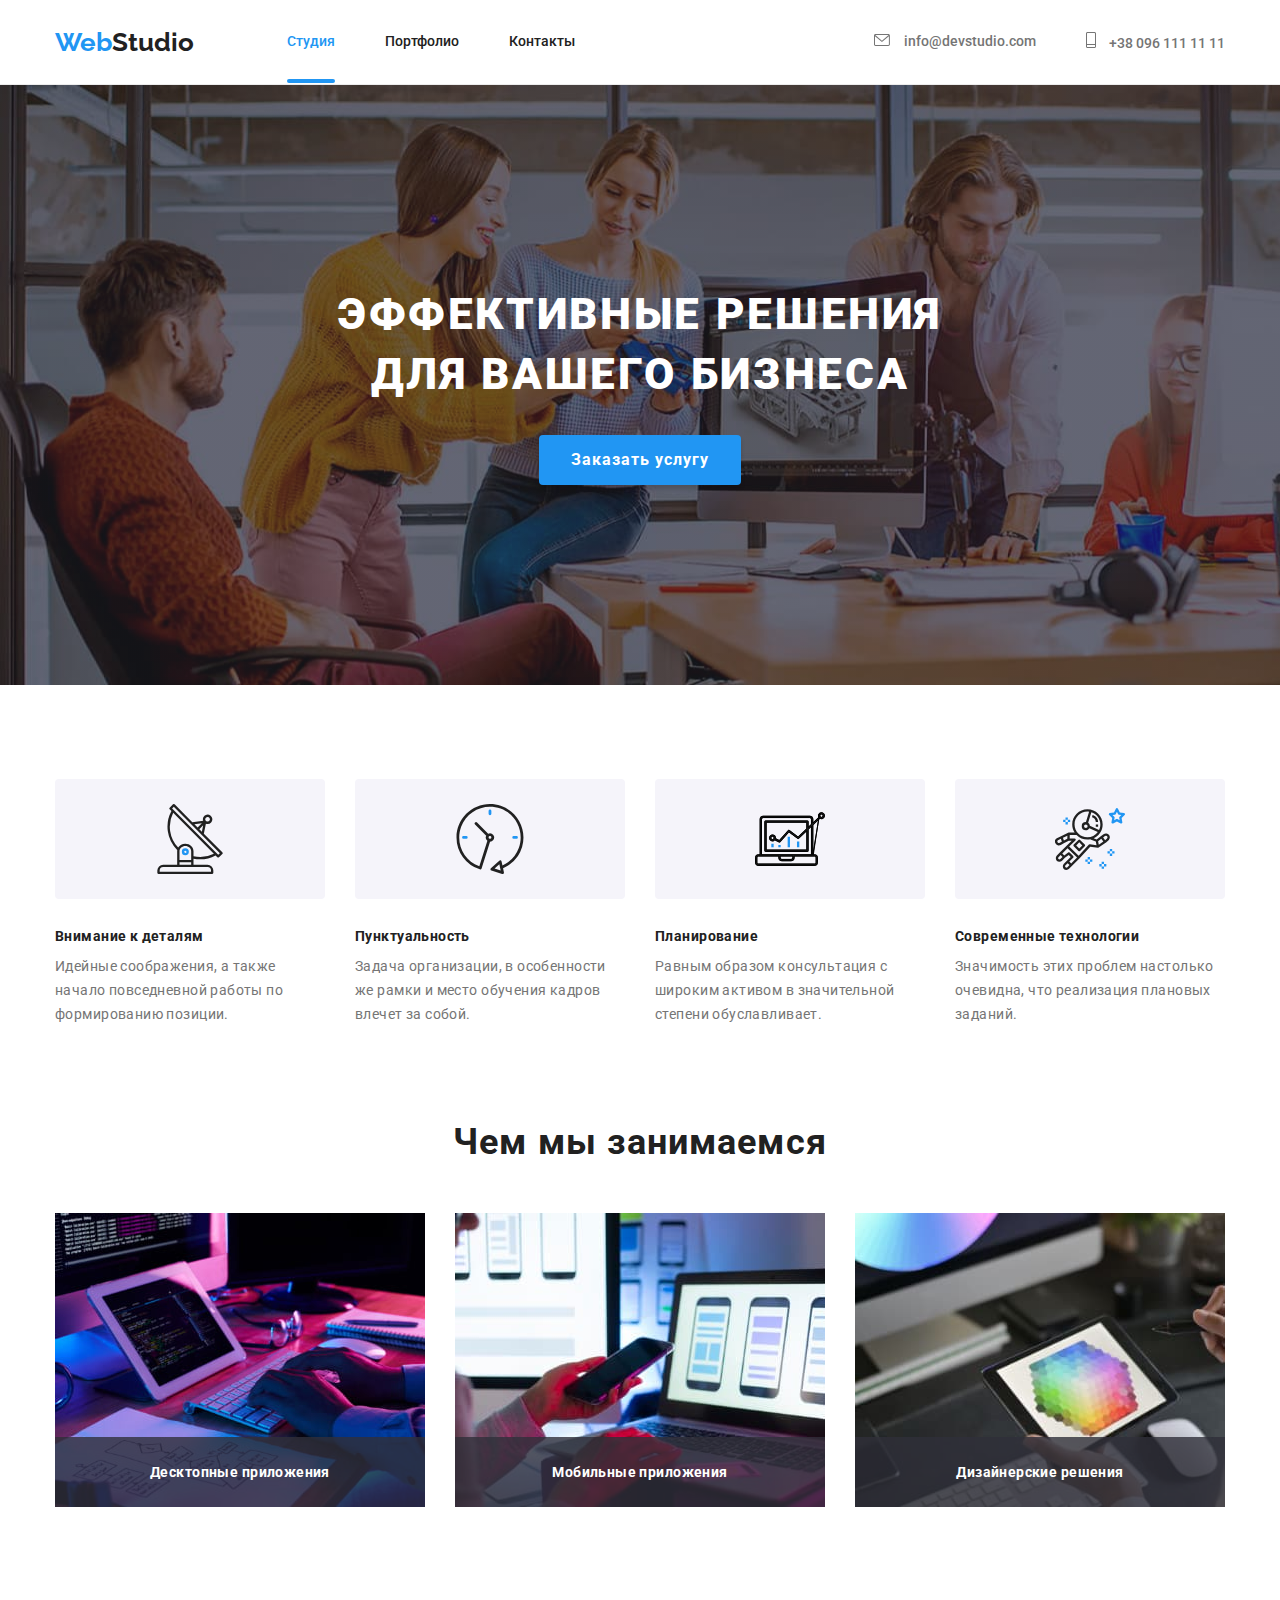
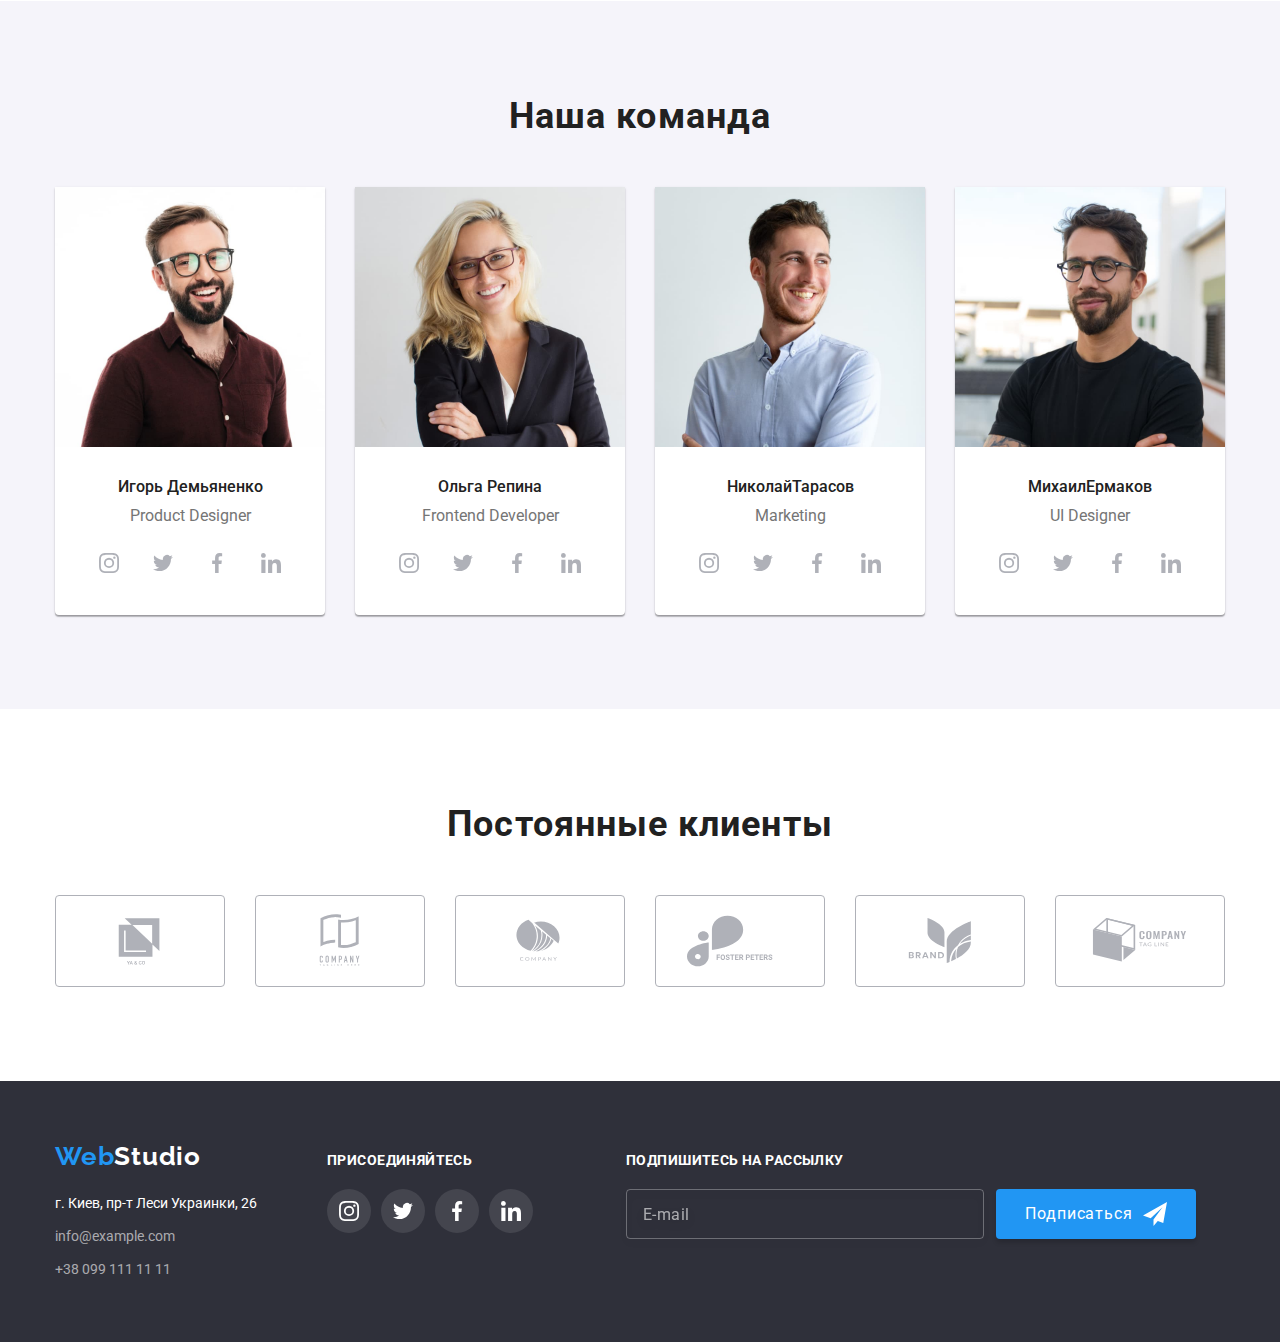
<file: index.html>
<!DOCTYPE html>
<html lang="ru">
  <head>
    <meta charset="UTF-8" />
    <meta http-equiv="X-UA-Compatible" content="IE=edge" />
    <meta name="viewport" content="width=device-width, initial-scale=1.0" />
    <title>WebStudio</title>
    <link
      rel="stylesheet"
      href="https://cdnjs.cloudflare.com/ajax/libs/modern-normalize/1.1.0/modern-normalize.min.css"
    />
    <link
      href="https://fonts.googleapis.com/css2?family=Raleway:wght@700&family=Roboto:wght@400;500;700;900&display=swap"
      rel="stylesheet"
    />
    <link rel="stylesheet" href="./css/styles.css" />
  </head>
  <body>
    <!--шапка сайта-->
    <header>
      <div class="container main-header">
        <nav class="main-nav">
          <a class="logo" href="./index.html"
            ><span class="logo-1">Web</span>Studio
          </a>
          <ul class="site-nav list">
            <li class="items">
              <a class="link current" href="./index.html">Студия</a>
            </li>
            <li class="items">
              <a class="link" href="./portfolio.html">Портфолио</a>
            </li>
            <li class="items">
              <a class="link" href="">Контакты</a>
            </li>
          </ul>
        </nav>
        <ul class="call list">
          <li class="items">
            <a class="link" href="mailto:info@devstudio.com">
              <svg class="emeil-icon">
                <use href="./images/icons.svg#icon-emeil"></use>
              </svg>
              info@devstudio.com
            </a>
          </li>
          <li class="items">
            <a class="link" href="tell:+380961111111">
              <svg class="tel-icon">
                <use href="./images/icons.svg#icon-tel"></use>
              </svg>
              +38 096 111 11 11</a
            >
          </li>
        </ul>
      </div>
    </header>
    <main>
      <!--герой-->
      <section class="hero img-hero">
        <div class="container">
          <h1 class="hero-title">
            Эффективные решения <br />
            для вашего бизнеса
          </h1>
          <button data-modal-open class="main-button" type="button">
            Заказать услугу
          </button>
        </div>
      </section>
      <!--преимущества-->
      <section class="section">
        <div class="container">
          <h2 class="hidden-header">Наши преимущества</h2>
          <ul class="benefits-section list">
            <li class="benefits-li">
              <div class="benefits-bkg">
                <svg class="benefits-icon">
                  <use href="./images/icons.svg#icon-antena"></use>
                </svg>
              </div>

              <h3 class="benefits-title">Внимание к деталям</h3>
              <p class="benefits">
                Идейные соображения, а также начало повседневной работы по
                формированию позиции.
              </p>
            </li>
            <li class="benefits-li">
              <div class="benefits-bkg">
                <svg class="benefits-icon">
                  <use href="./images/icons.svg#icon-chasi"></use>
                </svg>
              </div>
              <h3 class="benefits-title">Пунктуальность</h3>
              <p class="benefits">
                Задача организации, в особенности же рамки и место обучения
                кадров влечет за собой.
              </p>
            </li>
            <li class="benefits-li">
              <div class="benefits-bkg">
                <svg class="benefits-icon">
                  <use href="./images/icons.svg#icon-comp"></use>
                </svg>
              </div>
              <h3 class="benefits-title">Планирование</h3>
              <p class="benefits">
                Равным образом консультация с широким активом в значительной
                степени обуславливает.
              </p>
            </li>
            <li class="benefits-li">
              <div class="benefits-bkg">
                <svg class="benefits-icon">
                  <use href="./images/icons.svg#icon-cosmonavt"></use>
                </svg>
              </div>
              <h3 class="benefits-title">Современные технологии</h3>
              <p class="benefits">
                Значимость этих проблем настолько очевидна, что реализация
                плановых заданий.
              </p>
            </li>
          </ul>
        </div>
      </section>
      <!--примеры работ-->
      <section class="our-work section">
        <div class="container">
          <h2 class="title-two">Чем мы занимаемся</h2>
          <ul class="work-examples list">
            <li class="work-examples-li">
              <div class="work-examples-bkg">
                <img
                  src="./images/img.jpg"
                  alt="Человек набирает текст на клавиатуре планшета"
                  width="370"
                />
                <p class="work-examples-text">Десктопные приложения</p>
              </div>
            </li>
            <li class="work-examples-li">
              <div class="work-examples-bkg">
                <img
                  src="./images/box2.jpg"
                  alt="человек с телефоном работает за ноутбуком"
                  width="370"
                />
                <p class="work-examples-text">Мобильные приложения</p>
              </div>
            </li>
            <li class="work-examples-li">
              <div class="work-examples-bkg">
                <img
                  src="./images/box3.jpg"
                  alt="рука с планшетом"
                  width="370"
                />
                <p class="work-examples-text">Дизайнерские решения</p>
              </div>
            </li>
          </ul>
        </div>
      </section>
      <!--сотрудники-->
      <section class="employee section">
        <div class="container">
          <h2 class="title-two">Наша команда</h2>
          <ul class="employee-ul list">
            <li class="employee-li">
              <img src="./images/igor-demianenko.jpg" alt="Игорь Демьяненко" />
              <h3 class="name-employee">Игорь Демьяненко</h3>
              <p class="profession">Product Designer</p>

              <ul class="list soc-ul">
                <li class="soc-li">
                  <a href="/">
                    <svg width="20px" height="20px">
                      <use href="./images/icons.svg#icon-insta"></use>
                    </svg>
                  </a>
                </li>
                <li class="soc-li">
                  <a href="/">
                    <svg width="20px" height="20px">
                      <use href="./images/icons.svg#icon-twit"></use>
                    </svg>
                  </a>
                </li>
                <li class="soc-li">
                  <a href="/">
                    <svg width="20px" height="20px">
                      <use href="./images/icons.svg#icon-facebook"></use>
                    </svg>
                  </a>
                </li>
                <li class="soc-li">
                  <a href="/">
                    <svg width="20px" height="20px">
                      <use href="./images/icons.svg#icon-linkedin"></use>
                    </svg>
                  </a>
                </li>
              </ul>
            </li>

            <li class="employee-li">
              <img src="./images/olgarepina.jpg" alt="Ольга Репина" />
              <h3 class="name-employee">Ольга Репина</h3>
              <p class="profession">Frontend Developer</p>
              <div>
                <ul class="list soc-ul">
                  <li class="soc-li">
                    <a href="/">
                      <svg width="20px" height="20px">
                        <use href="./images/icons.svg#icon-insta"></use>
                      </svg>
                    </a>
                  </li>
                  <li class="soc-li">
                    <a href="/">
                      <svg width="20px" height="20px">
                        <use href="./images/icons.svg#icon-twit"></use>
                      </svg>
                    </a>
                  </li>
                  <li class="soc-li">
                    <a href="/">
                      <svg width="20px" height="20px">
                        <use href="./images/icons.svg#icon-facebook"></use>
                      </svg>
                    </a>
                  </li>
                  <li class="soc-li">
                    <a href="/">
                      <svg width="20px" height="20px">
                        <use href="./images/icons.svg#icon-linkedin"></use>
                      </svg>
                    </a>
                  </li>
                </ul>
              </div>
            </li>
            <li class="employee-li">
              <img src="./images/nikolaitarasov.jpg" alt="НиколайТарасов" />
              <h3 class="name-employee">НиколайТарасов</h3>
              <p class="profession">Marketing</p>
              <div>
                <ul class="list soc-ul">
                  <li class="soc-li">
                    <a href="/">
                      <svg width="20px" height="20px">
                        <use href="./images/icons.svg#icon-insta"></use>
                      </svg>
                    </a>
                  </li>
                  <li class="soc-li">
                    <a href="/">
                      <svg width="20px" height="20px">
                        <use href="./images/icons.svg#icon-twit"></use>
                      </svg>
                    </a>
                  </li>
                  <li class="soc-li">
                    <a href="/">
                      <svg width="20px" height="20px">
                        <use href="./images/icons.svg#icon-facebook"></use>
                      </svg>
                    </a>
                  </li>
                  <li class="soc-li">
                    <a href="/">
                      <svg width="20px" height="20px">
                        <use href="./images/icons.svg#icon-linkedin"></use>
                      </svg>
                    </a>
                  </li>
                </ul>
              </div>
            </li>
            <li class="employee-li">
              <img src="./images/mihailermakov.jpg" alt="МихаилЕрмаков" />
              <h3 class="name-employee">МихаилЕрмаков</h3>
              <p class="profession">UI Designer</p>
              <div>
                <ul class="list soc-ul">
                  <li class="soc-li">
                    <a href="/">
                      <svg width="20px" height="20px">
                        <use href="./images/icons.svg#icon-insta"></use>
                      </svg>
                    </a>
                  </li>
                  <li class="soc-li">
                    <a href="/">
                      <svg width="20px" height="20px">
                        <use href="./images/icons.svg#icon-twit"></use>
                      </svg>
                    </a>
                  </li>
                  <li class="soc-li">
                    <a href="/">
                      <svg width="20px" height="20px">
                        <use href="./images/icons.svg#icon-facebook"></use>
                      </svg>
                    </a>
                  </li>
                  <li class="soc-li">
                    <a href="/">
                      <svg width="20px" height="20px">
                        <use href="./images/icons.svg#icon-linkedin"></use>
                      </svg>
                    </a>
                  </li>
                </ul>
              </div>
            </li>
          </ul>
        </div>
      </section>
      <section class="section">
        <div>
          <h2 class="title-two">Постоянные клиенты</h2>
          <ul class="clients list">
            <li>
              <a class="clients-link" href="/">
                <svg width="106px" height="60px">
                  <use href="./images/icons.svg#icon-client1"></use>
                </svg>
              </a>
            </li>
            <li>
              <a class="clients-link" href="/">
                <svg width="106px" height="60px">
                  <use href="./images/icons.svg#icon-client2"></use>
                </svg>
              </a>
            </li>
            <li>
              <a class="clients-link" href="/">
                <svg width="106px" height="60px">
                  <use href="./images/icons.svg#icon-client3"></use>
                </svg>
              </a>
            </li>
            <li>
              <a class="clients-link" href="/">
                <svg width="106px" height="60px">
                  <use href="./images/icons.svg#icon-client4"></use>
                </svg>
              </a>
            </li>
            <li>
              <a class="clients-link" href="/">
                <svg width="106px" height="60px">
                  <use href="./images/icons.svg#icon-client5"></use>
                </svg>
              </a>
            </li>
            <li>
              <a class="clients-link" href="/">
                <svg width="106px" height="60px">
                  <use href="./images/icons.svg#icon-client6"></use>
                </svg>
              </a>
            </li>
          </ul>
        </div>
      </section>
    </main>
    <!--футер-->
    <footer class="footer">
      <div class="container footer-container">
        <div>
          <a class="logo-footer" href="./index.html"
            ><span class="logo-footer-web">Web</span>Studio</a
          >
          <address>
            <ul class="list">
              <li>
                <a
                  class="address"
                  href="https://www.google.com/maps/place/%D0%B1%D1%83%D0%BB.+%D0%9B%D0%B5%D1%81%D0%B8+%D0%A3%D0%BA%D1%80%D0%B0%D0%B8%D0%BD%D0%BA%D0%B8,+26,+%D0%9A%D0%B8%D0%B5%D0%B2,+02000/@50.4265807,30.5361971,17z/data=!3m1!4b1!4m5!3m4!1s0x40d4cf0e033ecbe9:0x57a4dffefec77da0!8m2!3d50.4265807!4d30.5383858"
                  >г. Киев, пр-т Леси Украинки, 26</a
                >
              </li>
              <li>
                <a class="address-link" href="mailto:info@example.com"
                  >info@example.com</a
                >
              </li>
              <li>
                <a class="address-link" href="tel:+380991111111"
                  >+38 099 111 11 11</a
                >
              </li>
            </ul>
          </address>
        </div>
        <div class="join">
          <h3 class="header-footer">Присоединяйтесь</h3>
          <ul class="join-ul list">
            <li class="join-li">
              <a href="/">
                <svg width="20px" height="20px">
                  <use href="./images/icons.svg#icon-insta"></use>
                </svg>
              </a>
            </li>
            <li class="join-li">
              <a href="/">
                <svg width="20px" height="20px">
                  <use href="./images/icons.svg#icon-twit"></use>
                </svg>
              </a>
            </li>
            <li class="join-li">
              <a href="/">
                <svg width="20px" height="20px">
                  <use href="./images/icons.svg#icon-facebook"></use>
                </svg>
              </a>
            </li>
            <li class="join-li">
              <a href="/">
                <svg width="20px" height="20px">
                  <use href="./images/icons.svg#icon-linkedin"></use>
                </svg>
              </a>
            </li>
          </ul>
        </div>
        <form action="#" class="form-subscription">
          <label class="header-footer" for="subscription"
            >Подпишитесь на рассылку</label
          >
          <div class="sub">
            <input
              class="input-emeil"
              type="mail"
              name="sub"
              id="subscription"
              placeholder="E-mail"
            />
            <button class="sub-button" type="submit">
              <span class="sub-button-text">Подписаться</span>
              <svg class="icon-send" width="24px" height="24px">
                <use href="./images/icons.svg#icon-send"></use>
              </svg>
            </button>
          </div>
        </form>
      </div>
    </footer>
    <div data-modal class="backdrop is-hidden">
      <div class="modal">
        <button data-modal-close class="close-modal">
          <svg width="11" height="11">
            <use href="./images/icons.svg#icon-vector"></use>
          </svg>
        </button>
        <form action="#">
          <p class="form-p">Оставьте свои данные, мы вам перезвоним</p>
          <div class="form-input">
            <label for="name"> Имя </label>
            <input
              class="modal-input"
              type="text"
              name="name"
              id="name"
              required
              placeholder=" "
            />
            <span class="svg-modal">
              <svg width="18px" height="18px">
                <use href="images/icons.svg#icon-name"></use>
              </svg>
            </span>
          </div>

          <div class="form-input">
            <label for="tel"> Телефон </label>
            <input
              class="modal-input"
              type="tel"
              name="tel"
              id="tel"
              required
              placeholder=" "
            />
            <span class="svg-modal">
              <svg width="18px" height="18px">
                <use href="images/icons.svg#icon-phone"></use>
              </svg>
            </span>
          </div>
          <div class="form-input">
            <label for="emeil"> Почта </label>
            <input
              class="modal-input"
              type="emeil"
              name="emeil"
              id="emeil"
              required
              placeholder=" "
            />
            <span class="svg-modal">
              <svg width="18px" height="18px">
                <use href="images/icons.svg#icon-emeil-modal"></use>
              </svg>
            </span>
          </div>
          <div class="form-input">
            <label for="comment"> Комментарий </label>
            <textarea
              class="textarea-input"
              name="comment"
              id="comment"
              rows="5"
              placeholder="Введите текст"
            ></textarea>
          </div>
          <label class="check">
            <input class="check-input" type="checkbox" name="agreement" />
            <span class="check-box">
              <svg width="11px" height="8">
                <use href="images/icons.svg#icon-check"></use>
              </svg>
            </span>
            Соглашаюсь с рассылкой и принимаю &nbsp
            <a class="terms-agreement" href="#"> Условия договора</a>
          </label>
          <button class="form-button" type="submit">Отправить</button>
        </form>
      </div>
    </div>
    <script src="./js/modal.js"></script>
  </body>
</html>
</file>
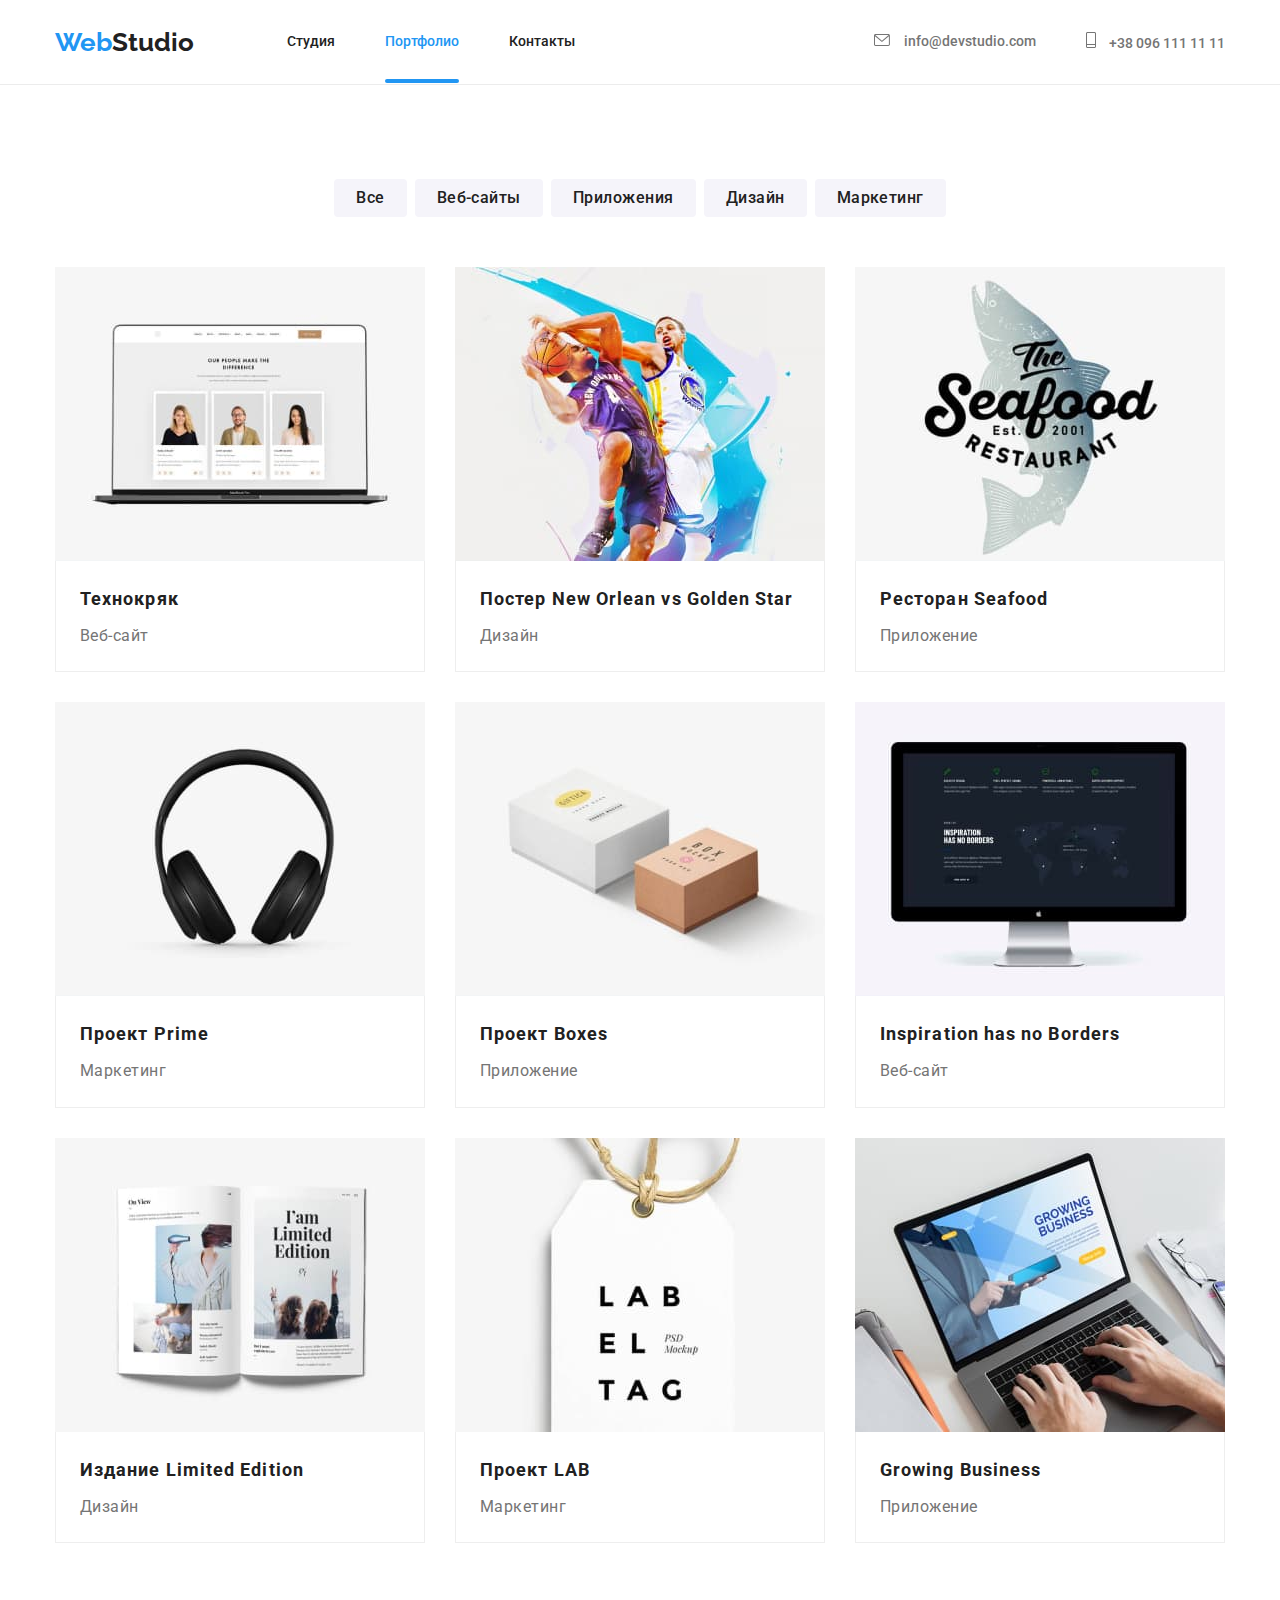
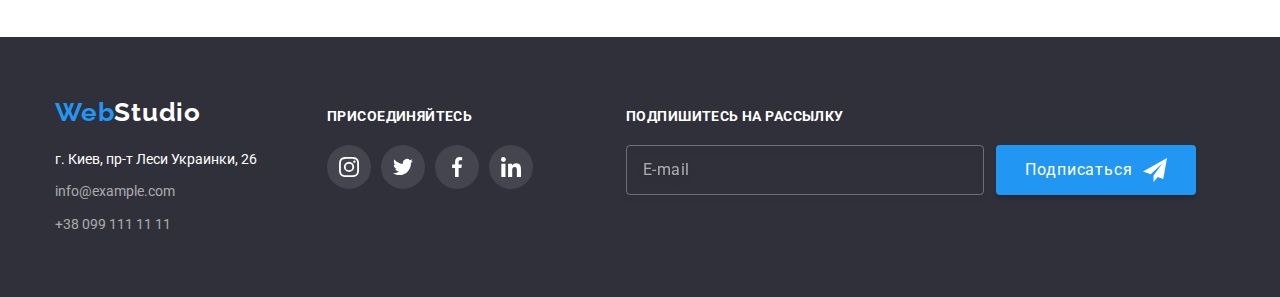
<file: portfolio.html>
<!DOCTYPE html>
<html lang="ru">
  <head>
    <meta charset="UTF-8" />
    <meta http-equiv="X-UA-Compatible" content="IE=edge" />
    <meta name="viewport" content="width=device-width, initial-scale=1.0" />
    <title>WebStudio</title>
    <link
      rel="stylesheet"
      href="https://cdnjs.cloudflare.com/ajax/libs/modern-normalize/1.1.0/modern-normalize.min.css"
    />
    <link
      href="https://fonts.googleapis.com/css2?family=Raleway:wght@700&family=Roboto:wght@400;500;700;900&display=swap"
      rel="stylesheet"
    />
    <link rel="stylesheet" href="./css/styles.css" />
  </head>
  <body>
    <!--шапка сайта-->
    <header>
      <div class="container main-header">
        <nav class="main-nav">
          <a class="logo" href="./index.html"
            ><span class="logo-1">Web</span>Studio
          </a>
          <ul class="site-nav list">
            <li class="items">
              <a class="link" href="./index.html">Студия</a>
            </li>
            <li class="items">
              <a class="link current" href="./portfolio.html">Портфолио</a>
            </li>
            <li class="items">
              <a class="link" href="">Контакты</a>
            </li>
          </ul>
        </nav>
        <ul class="call list">
          <li class="items">
            <a class="link" href="mailto:info@devstudio.com">
              <svg class="emeil-icon">
                <use href="./images/icons.svg#icon-emeil"></use>
              </svg>
              info@devstudio.com
            </a>
          </li>
          <li class="items">
            <a class="link" href="tell:+380961111111">
              <svg class="tel-icon">
                <use href="./images/icons.svg#icon-tel"></use>
              </svg>
              +38 096 111 11 11</a
            >
          </li>
        </ul>
      </div>
    </header>
    <main>
      <!--фильтр-->
      <section class="section">
        <div class="container">
          <h1 class="hidden-header">Фильтр</h1>
          <ul class="filter-link list">
            <li><button class="filter" type="button">Все</button></li>
            <li><button class="filter" type="button">Веб-сайты</button></li>
            <li><button class="filter" type="button">Приложения</button></li>
            <li><button class="filter" type="button">Дизайн</button></li>
            <li><button class="filter" type="button">Маркетинг</button></li>
          </ul>
          <ul class="galery list">
            <li class="galery-li">
              <a class="link-filter" href="">
                <div class="img-frame">
                  <img
                    src="./images/tehnokryak.jpg"
                    alt="сайт Технокряк открыт на ноутбуке"
                  />

                  <p class="card-text">
                    Технокряк это современная площадка распространения
                    коронавируса. Компании используют эту платформу для
                    цифрового шпионажа и атак на защищённые сервера конкурентов.
                  </p>
                </div>
                <div class="frame">
                  <h3 class="title-filter">Технокряк</h3>
                  <p class="text-filter">Веб-сайт</p>
                </div>
              </a>
            </li>
            <li class="galery-li">
              <a class="link-filter" href="">
                <div class="img-frame">
                  <img
                    src="./images/neworlean.jpg"
                    alt="Два баскетболиста из разных команд"
                  />
                  <p class="card-text">
                    Технокряк это современная площадка распространения
                    коронавируса. Компании используют эту платформу для
                    цифрового шпионажа и атак на защищённые сервера конкурентов.
                  </p>
                </div>
                <div class="frame">
                  <h3 class="title-filter">Постер New Orlean vs Golden Star</h3>
                  <p class="text-filter">Дизайн</p>
                </div>
              </a>
            </li>
            <li class="galery-li">
              <a class="link-filter" href="">
                <div class="img-frame">
                  <img src="./images/seafood.jpg" alt="Логотип ресторана" />
                  <p class="card-text">
                    Технокряк это современная площадка распространения
                    коронавируса. Компании используют эту платформу для
                    цифрового шпионажа и атак на защищённые сервера конкурентов.
                  </p>
                </div>
                <div class="frame">
                  <h3 class="title-filter">Ресторан Seafood</h3>
                  <p class="text-filter">Приложение</p>
                </div>
              </a>
            </li>
            <li class="galery-li">
              <a class="link-filter" href="">
                <div class="img-frame">
                  <img src="./images/prime.jpg" alt="Наушники" />
                  <p class="card-text">
                    Технокряк это современная площадка распространения
                    коронавируса. Компании используют эту платформу для
                    цифрового шпионажа и атак на защищённые сервера конкурентов.
                  </p>
                </div>
                <div class="frame">
                  <h3 class="title-filter">Проект Prime</h3>
                  <p class="text-filter">Маркетинг</p>
                </div>
              </a>
            </li>
            <li class="galery-li">
              <a class="link-filter" href="">
                <div class="img-frame">
                  <img src="./images/boxes.jpg" alt="Две коробки" />
                  <p class="card-text">
                    Технокряк это современная площадка распространения
                    коронавируса. Компании используют эту платформу для
                    цифрового шпионажа и атак на защищённые сервера конкурентов.
                  </p>
                </div>
                <div class="frame">
                  <h3 class="title-filter">Проект Boxes</h3>
                  <p class="text-filter">Приложение</p>
                </div>
              </a>
            </li>
            <li class="galery-li">
              <a class="link-filter" href="">
                <div class="img-frame">
                  <img
                    src="./images/inspiration.jpg"
                    alt="Монитор с открытым веб-сайтом"
                  />
                  <p class="card-text">
                    Технокряк это современная площадка распространения
                    коронавируса. Компании используют эту платформу для
                    цифрового шпионажа и атак на защищённые сервера конкурентов.
                  </p>
                </div>
                <div class="frame">
                  <h3 class="title-filter">Inspiration has no Borders</h3>
                  <p class="text-filter">Веб-сайт</p>
                </div>
              </a>
            </li>
            <li class="galery-li">
              <a class="link-filter" href="">
                <div class="img-frame">
                  <img src="./images/limited-edition.jpg" alt="книга" />
                  <p class="card-text">
                    Технокряк это современная площадка распространения
                    коронавируса. Компании используют эту платформу для
                    цифрового шпионажа и атак на защищённые сервера конкурентов.
                  </p>
                </div>
                <div class="frame">
                  <h3 class="title-filter">Издание Limited Edition</h3>
                  <p class="text-filter">Дизайн</p>
                </div>
              </a>
            </li>
            <li class="galery-li">
              <a class="link-filter" href="">
                <div class="img-frame">
                  <img src="./images/lab.jpg" alt="Бирка" />
                  <p class="card-text">
                    Технокряк это современная площадка распространения
                    коронавируса. Компании используют эту платформу для
                    цифрового шпионажа и атак на защищённые сервера конкурентов.
                  </p>
                </div>
                <div class="frame">
                  <h3 class="title-filter">Проект LAB</h3>
                  <p class="text-filter">Маркетинг</p>
                </div>
              </a>
            </li>
            <li class="galery-li">
              <a class="link-filter" href="">
                <div class="img-frame">
                  <img
                    src="./images/growing-business.jpg"
                    alt="Руки на клавиатуре ноутбука"
                  />
                  <p class="card-text">
                    Технокряк это современная площадка распространения
                    коронавируса. Компании используют эту платформу для
                    цифрового шпионажа и атак на защищённые сервера конкурентов.
                  </p>
                </div>
                <div class="frame">
                  <h3 class="title-filter">Growing Business</h3>
                  <p class="text-filter">Приложение</p>
                </div>
              </a>
            </li>
          </ul>
        </div>
      </section>
    </main>
    <footer class="footer">
      <div class="container footer-container">
        <div>
          <a class="logo-footer" href="./index.html"
            ><span class="logo-footer-web">Web</span>Studio</a
          >
          <address>
            <ul class="list">
              <li>
                <a
                  class="address"
                  href="https://www.google.com/maps/place/%D0%B1%D1%83%D0%BB.+%D0%9B%D0%B5%D1%81%D0%B8+%D0%A3%D0%BA%D1%80%D0%B0%D0%B8%D0%BD%D0%BA%D0%B8,+26,+%D0%9A%D0%B8%D0%B5%D0%B2,+02000/@50.4265807,30.5361971,17z/data=!3m1!4b1!4m5!3m4!1s0x40d4cf0e033ecbe9:0x57a4dffefec77da0!8m2!3d50.4265807!4d30.5383858"
                  >г. Киев, пр-т Леси Украинки, 26</a
                >
              </li>
              <li>
                <a class="address-link" href="mailto:info@example.com"
                  >info@example.com</a
                >
              </li>
              <li>
                <a class="address-link" href="tel:+380991111111"
                  >+38 099 111 11 11</a
                >
              </li>
            </ul>
          </address>
        </div>
        <div class="join">
          <h3 class="header-footer">Присоединяйтесь</h3>
          <ul class="join-ul list">
            <li class="join-li">
              <a href="/">
                <svg width="20px" height="20px">
                  <use href="./images/icons.svg#icon-insta"></use>
                </svg>
              </a>
            </li>
            <li class="join-li">
              <a href="/">
                <svg width="20px" height="20px">
                  <use href="./images/icons.svg#icon-twit"></use>
                </svg>
              </a>
            </li>
            <li class="join-li">
              <a href="/">
                <svg width="20px" height="20px">
                  <use href="./images/icons.svg#icon-facebook"></use>
                </svg>
              </a>
            </li>
            <li class="join-li">
              <a href="/">
                <svg width="20px" height="20px">
                  <use href="./images/icons.svg#icon-linkedin"></use>
                </svg>
              </a>
            </li>
          </ul>
        </div>
        <form action="#" class="form-subscription">
          <label class="header-footer" for="subscription"
            >Подпишитесь на рассылку</label
          >
          <div class="sub">
            <input
              class="input-emeil"
              type="mail"
              name="sub"
              id="subscription"
              placeholder="E-mail"
            />
            <button class="sub-button" type="submit">
              <span class="sub-button-text">Подписаться</span>
              <svg class="icon-send" width="24px" height="24px">
                <use href="./images/icons.svg#icon-send"></use>
              </svg>
            </button>
          </div>
        </form>
      </div>
    </footer>
  </body>
</html>
</file>
<file: css/styles.css>
:root{
    --primary-text-color: #757575 ;
    --tittle-text-color: #212121;
    --accent-color:#2196F3;
    --white-color:#ffffff;
    --background-grey: #2F303A;
    --background-light-grey: #F5F4FA;
    --card-set-gap: 30px;
    --icon-color: #AFB1B8;
}
body{
    background-color: var(--white-color);
    color: var(--primary-text-color);
    font-family: roboto, sans-serif;
}
.list {
    padding: 0;
    margin: 0;
    list-style: none;
}
img{
    display: block;
    max-width: 100%;
    height: auto;
}

/* основной цвет текста #212121 */
/* вторичный цвет текста #757575 */
/* белый #FFFFFF */
/* акцент #2196F3 */
/* вторичный цвет фона #F5F4FA */
/* фон футер и герой #2F303A */
.container{
    width: 1200px;
    padding-left: 15px;
    padding-right: 15px;
    margin: 0 auto;
}
h1,h2,h3,h4,h5,h6,p,ul{
    margin-top: 0;
    margin-bottom: 0;
}
.section{
    padding-top: 94px;
    padding-bottom: 94px;
}
.section.no-padding{
    padding-top: 0;
    padding-bottom: 0;
}

/* Шапка */
.logo {
    color: var(--tittle-text-color);
    text-decoration: none; 
    font-family: Raleway;
    font-weight: bold;
    font-size: 26px;
    line-height: 1.19;
    margin-right: 93px;
}
.logo-1 {
    color: var(--accent-color);
}
/* site-nav */
.site-nav{
    display: flex; 
}
.site-nav .items:not(:last-child){
    margin-right: 50px;
}
.current {
    color: var(--accent-color);
}

.current::after{
    content: '';
    position: absolute;
    bottom: -1px;
    display: block;
    width: 100%;
    height: 4px;
    border-radius: 2px;
    background-color: var(--accent-color);
    
}
.emeil-icon{
    width: 16px;
    height: 12px;
    margin-right: 11px;
    fill: currentColor;
}
.tel-icon{
    width: 10px;
    height: 16px;
    margin-right: 10px;
    fill: currentColor;
}

.site-nav .link {
    display: block;
    padding-top: 32px;
    padding-bottom: 32px;
    color: var(--tittle-text-color);
    font-weight: 500;
    font-size: 14px;
    line-height: 1.14;
    text-decoration: none;
    position: relative;
    transition: color 250ms cubic-bezier(0.4, 0, 0.2, 1);
}
.link.current {
  color: var(--accent-color);
}

.site-nav .link:hover,
.site-nav .link:focus{
    color: var(--accent-color);
    
}
.call{
    display: flex;
    padding-top: 32px;
    padding-bottom: 32px;
    margin-left: auto;
}
.call .items:not(:last-child){
    margin-right: 50px;
}
.call .link{
    color: var(--primary-text-color);
    font-weight: 500;
    font-size: 14px;
    line-height: 1.14px;
    text-decoration: none;
    transition: color 250ms cubic-bezier(0.4, 0, 0.2, 1);
}
.call .link:focus,
.call .link:hover{
    color: var(--accent-color);
    
}

.main-nav{
    display: flex;
    align-items: center;
}
header{
    border-bottom: 1px solid #ECECEC;
}

.main-header{
    display: flex;
    align-items: center;
}

/* Герой */

.img-hero{
   background-image: 
   linear-gradient(to right,rgba(47, 48, 58, 0.4),rgba(47, 48, 58, 0.4)), 
   url('../images/img-hero.jpg');
    background-repeat: no-repeat;
    max-width: 1600px;
    margin-left: auto;
    margin-right: auto;
    
}
.hero{
    padding-top: 200px;
    padding-bottom: 200px;
    background-color: var(--background-grey);
    text-align: center;
}
.hero-title{
    margin-bottom: var(--card-set-gap);
    font-weight: 900;
    font-size: 44px;
    line-height: 1.36;
    letter-spacing: 0.06em;
    text-transform: uppercase;
    color: var(--white-color);
}
.main-button{
    min-width: 200px;
    min-height: 50px;
    padding: 10px 32px;
    font-weight: bold;
    font-size: 16px;
    line-height: 1.88;
    align-items: center;
    text-align: center;
    cursor: pointer;
    letter-spacing: 0.06em;
    border-radius: 4px;
    border: transparent;
    box-shadow: 0px 4px 4px rgba(0, 0, 0, 0.15);
    background-color: var(--accent-color);
    color: var(--white-color);
    transition: background-color 250ms cubic-bezier(0.4, 0, 0.2, 1);
}

.main-button:hover,
.main-button:focus{
    background-color: #188ce8;
}
/* Преимущества */

.hidden-header{
display: none;
}
.benefits-section{
    display: flex;
    justify-content: center;
}
.benefits-bkg{
    display: flex;
    justify-content: center;
    align-items: center;
    
    border-radius: 4px;
    background-color: var(--background-light-grey);
     
    margin-bottom: 30px;  
    height: 120px;
}
.benefits-icon{
    display: flex;
    align-items: center;
    width: 70px;
    height: 70px;
}

.benefits-li{
width: 270px;
} 

.benefits-li:not(:first-child){
    margin-left:var(--card-set-gap);
}

.benefits{
    font-size: 14px;
    line-height: 1.71;
    letter-spacing: 0.03em;
    
}
.benefits-title{
    margin-bottom: 10px;
    font-weight: bold;
    font-size: 14px;
    line-height: 1.14;
    letter-spacing: 0.03em;
    color: var(--tittle-text-color);
}

/* Примеры работ */
.our-work{
    padding-top: 0;
}
.title-two{
    font-weight: bold;
    font-size: 36px;
    line-height: 1.17;
    text-align: center;
    color: var(--tittle-text-color);
    letter-spacing: 0.03em;
    margin-bottom: 50px;
}
.work-examples{
    display: flex;
}
.work-examples-li:not(:first-child){
    margin-left: var(--card-set-gap); 
}
.work-examples-bkg{
    position: relative;
}


.work-examples-bkg > .work-examples-text{
    position: absolute;
    left: 0;
    bottom: 0;
    width: 100%;
    height: 70px;
    display: flex;
    justify-content: center;
    align-items: center;
    
    background-color: rgba(47, 48, 58, 0.8);
    
  
    font-family: Roboto;
    font-style: normal;
    font-weight: bold;
    font-size: 14px;
    color: rgba(255, 255, 255, 1);
    line-height: 0.875;
    letter-spacing: 0.03em;
}

.employee{
    background-color: var(--background-light-grey);
}
.employee-ul{
    display: flex;
}

.name-employee{
    font-weight: 500;
    font-size: 16px;
    line-height: 1.19;
    color: var(--tittle-text-color);
    margin-top: var(--card-set-gap);
    margin-bottom: 10px;
}
.profession{
    font-size: 16px;
    line-height: 1.19;
    margin-bottom: 16px;
}
.employee-li:not(:first-child){
    margin-left: var(--card-set-gap);
}
.employee-li{
    box-shadow: 0px 1px 3px rgba(0, 0, 0, 0.12), 0px 1px 1px rgba(0, 0, 0, 0.14), 0px 2px 1px rgba(0, 0, 0, 0.2);
    border-radius: 0px 0px 4px 4px;
    width: 270px;
    background: #FFFFFF;
    text-align: center;
}
.soc-ul{
    display: flex;
    justify-content: center;
    margin-bottom: var(--card-set-gap);}
.soc-li a{
    color: var(--icon-color);
    display: flex;
    width: 44px;
    height: 44px;
    border-radius: 50%;
    justify-content: center;
    align-items: center;
    transition: color 250ms cubic-bezier(0.4, 0, 0.2, 1), background-color 250ms cubic-bezier(0.4, 0, 0.2, 1) ;
    
}
.soc-li a:hover,
.soc-li a:focus{
    color: var(--white-color);
    background-color: var(--accent-color);
    
}
.soc-li:not(:first-child){
    margin-left: 10px; 
}
.soc-li a svg{
    fill: currentColor;
}

.clients{
    display: flex;
    justify-content: center;
}
.clients li:not(:first-child){
    margin-left: 30px;
}
.clients li svg{
    fill: currentColor;
}
.clients-link{
    display: flex;
    width: 170px;
    height: 92px;
    justify-content: center;
    align-items: center;
    border: 1px solid var(--icon-color);
    border-radius: 4px;
    color:var(--icon-color);
    transition: color 250ms cubic-bezier(0.4, 0, 0.2, 1), border 250ms cubic-bezier(0.4, 0, 0.2, 1);
}
.clients-link:hover,
.clients-link:focus{
    color: var(--accent-color);
    border-color: var(--accent-color);
    
}


/* Подвал */

.footer{
    background-color: var(--background-grey);
    padding-top: 60px;
    padding-bottom: 60px;
    
}
.footer-container{
    display: flex;
    justify-content: flex-start;
    align-items: baseline;
}
.logo-footer{
    font-family: Raleway;
    font-style: normal;
    font-weight: bold;
    font-size: 26px;
    line-height: 1.19;
    color: var(--white-color);
    letter-spacing: 0.03em;
    text-decoration: none;
    margin-bottom: 20px;
    display: block;
}

.logo-footer-web{
    color: var(--accent-color);
    
}

address li:not(:last-child){
    margin-bottom: 9px;
}
.address{
    text-decoration: none;
    font-style: normal;
    font-size: 14px;
    line-height: 1.7;
    color: var(--white-color);
    margin-top: 20px;
    transition: color 250ms cubic-bezier(0.4, 0, 0.2, 1);
}
.address:hover,
.adress:focus{
    color: var(--accent-color);
    
}
.address-link{
    text-decoration: none;
    font-style: normal;
    font-size: 14px;
    line-height: 1.7;
    color: rgba(255, 255, 255, 0.6);
    margin-bottom: 60px;
    transition: color 250ms cubic-bezier(0.4, 0, 0.2, 1);
}
.address-link:hover,
.address-link:focus{
    color: var(--accent-color);
   
}
.join{
    margin-left: 70px;
}
.header-footer{
    display: flex;
    font-family: Roboto;
    font-style: normal;
    font-weight: bold;
    font-size: 14px;
    line-height: 1.14;
    letter-spacing: 0.03em;
    text-transform: uppercase;
    color: var(--white-color);
    margin-bottom: 20px;
}
.join-ul{
    display: flex;
}
.join a svg{
    fill: currentColor;
}
.join-li a{
    color: var(--white-color);
    display: flex;
    width: 44px;
    height: 44px;
    border-radius: 50%;
    justify-content: center;
    align-items: center;

    background-color: rgba(255, 255, 255, 0.1);
    transition: background-color 250ms cubic-bezier(0.4, 0, 0.2, 1);
}
.join-li:not(:first-child){
    margin-left: 10px;
}
.join-li a:hover,
.join-li a:focus{
    background-color: var(--accent-color);
    
}
.sub{
    display: flex;
    align-items: center;
}
.form-subscription{
margin-left: 93px;
}
.input-emeil{
    width: 358px;
    height: 50px;
    border: 1px solid rgba(255, 255, 255, 0.3);
    box-sizing: border-box;
    filter: drop-shadow(0px 4px 4px rgba(0, 0, 0, 0.15));
    border-radius: 4px;
    background-color: inherit;
    padding-left: 16px;
    cursor: pointer;

    font-size: 16px;
    line-height: 1.25px;
    letter-spacing: 0.03em;

    color: rgba(255, 255, 255, 0.6);

}
.input-emeil::placeholder{
    
    font-size: 16px;
    line-height: 1.25;

    display: flex;
    align-items: center;
    letter-spacing: 0.03em;

    color: rgba(255, 255, 255, 0.6);
    
}
.sub-button{
    width: 200px;
    height: 50px;
    background: #2196F3;
    border: none;
    box-shadow: 0px 4px 4px rgba(0, 0, 0, 0.15);
    border-radius: 4px;
    display: flex;
    align-items: center;
    justify-content: center;
    margin-left: 12px;
    transition: background-color 250ms cubic-bezier(0.4, 0, 0.2, 1);
}
.sub-button:hover,
.sub-button:focus{
    background-color: #188ce8;
}
.sub-button-text{
    font-size: 16px;
    line-height: 1.875;
    letter-spacing: 0.06em;

    color: #FFFFFF;
}
.icon-send{
    fill:var(--white-color);
    margin-left: 10px;
}

/* страница портфолио */
.filter-link{
    text-align: center;
    display: flex;
    justify-content: center;
    margin-bottom: 50px;
}
.filter-link li:nth-child(1n+2){
    margin-left: 8px;
}
.filter{
    font-style: normal;
    font-weight: 500;
    font-size: 16px;
    line-height: 26px;
    border-radius: 4px;
    padding: 6px 22px;
    border: none;
    cursor: pointer;
    text-align: center;
    letter-spacing: 0.03em;

    color: var(--tittle-text-color);
    background: #F5F4FA;
    transition: color 250ms cubic-bezier(0.4, 0, 0.2, 1), 
        background-color 250ms cubic-bezier(0.4, 0, 0.2, 1), 
        box-shadow 250ms cubic-bezier(0.4, 0, 0.2, 1);
}

.filter:hover,
.filter:focus{
    background-color:  var(--accent-color);
    color: var(--white-color);
    box-shadow: 0px 3px 1px rgba(0, 0, 0, 0.1), 0px 1px 2px rgba(0, 0, 0, 0.08), 0px 2px 2px rgba(0, 0, 0, 0.12);
    
}
.link-filter{
    text-decoration: none;
    padding: 0;
    margin: 0;
    display: block;
    transition: box-shadow 250ms cubic-bezier(0.4, 0, 0.2, 1);
}
.link-filter:hover,
.link-filter:focus{
    box-shadow: 0px 1px 1px rgba(0, 0, 0, 0.12), 0px 4px 4px rgba(0, 0, 0, 0.06), 1px 4px 6px rgba(0, 0, 0, 0.16);
    
}

.galery{
    padding: 0;
    margin: 0;
    list-style: none;
    display: flex;
    flex-wrap: wrap;
    margin-left: calc(-1 * var(--card-set-gap));
    margin-top: calc(-1 * var(--card-set-gap));
    
}

.title-filter{
    font-size: 18px;
    line-height: 2;
    letter-spacing: 0.06em;
    margin-bottom: 4px;
    
    color: var(--tittle-text-color);
}
.text-filter{
    font-size: 16px;
    line-height: 1.88;
    letter-spacing: 0.03em;
    color: var(--primary-text-color);
}
.frame{
border: 1px solid #EEEEEE;
border-top: none;
padding: 20px 24px;
}
.galery-li{
    flex-basis: calc(100%/3 - var(--card-set-gap));
    margin-left: var(--card-set-gap);
    margin-top: var(--card-set-gap);   
    
}


.img-frame {
    position: relative;
    overflow: hidden;
}
.card-text{
    position: absolute;
    top: 0;
    left: 0;
    width: 100%;
    height: 100%;
    padding: 63px 24px;
    
    font-size: 18px;
    line-height: 1.5;
    letter-spacing: 0.03em;
    
    background: rgba(33, 150, 243, 0.9);
    color: var(--white-color);

    transform: translateY(100%);
    transition-property: transform;
    transition-duration: 250ms;
    transition-timing-function: cubic-bezier(0.4, 0, 0.2, 1);
}
.link-filter:hover .card-text,
.link-filter:focus .card-text {
  transform: translateY(0);
}

/* модальное окно */
.backdrop{
    position: fixed;
    top: 0;
    left: 0;
    width: 100%;
    height: 100%;

    background-color: rgba(0,0,0,0.2);
}
.backdrop.is-hidden{
    opacity: 0;
    pointer-events: none;
    visibility: visible;
}
.backdrop.is-hidden .modal{
    transform: translate(-50%,-50%) scaleY(0);
}
.modal{
    position: absolute;
    top: 50%;
    left: 50%;
    transform: translate(-50%,-50%);

    min-width: 528px;
    min-height: 581px;
    border-radius: 4px;
    padding: 40px;
    
    transition-property: transform;
    transition-duration:250ms;
    transition-timing-function:cubic-bezier(0.4, 0, 0.2, 1) ;

    background-color: var(--white-color);
    box-shadow: 0px 1px 3px rgba(0, 0, 0, 0.12), 0px 1px 1px rgba(0, 0, 0, 0.14),
    0px 2px 1px rgba(0, 0, 0, 0.2);
    display: flex;
    flex-direction: column;
    
}
.close-modal{
    position: absolute;
    display: flex;
    justify-content: center;
    align-items: center;
    cursor: pointer;

    top: 8px;
    right: 8px;
    width: 30px;
    height: 30px;
    border-radius: 50%;
    border: 1px solid #0000001a;

    background-color: #ffffff; 
    transition: fill 250ms cubic-bezier(0.4, 0, 0.2, 1);
}
.close-modal:hover,
.close-modal:focus{
    fill: var(--accent-color);
}
.form-p{
    font-weight: bold;
    font-size: 20px;
    line-height: 1.15;
    text-align: center;
    letter-spacing: 0.03em;

    color: #212121;
    margin-bottom: 12px;
}
.form-input{
    
    margin-bottom: 10px;
    display: flex;
    flex-direction: column;
    font-size: 12px;
    line-height: 1.17;
    letter-spacing: 0.01em;
    color: #757575;
    position: relative;
}
.form-input label{
    margin-bottom: 4px;
    
}
.modal-input{
    width: 100%;
    height: 40px;
    border: 1px solid #21212133;
    display: block;
    border-radius: 4px;
    padding-top: 11px;
    padding-bottom: 11px;
    padding-left: 42px;
    padding-right: 12px;
    cursor: pointer;
    transition: border-color 250ms cubic-bezier(0.4, 0, 0.2, 1);
}
.modal-input:focus{
    border-color: var(--accent-color);
    outline: var(--accent-color);
}
.svg-modal{
    position: absolute;
    display: block;
    top: 50%;
    left: 11px;
    fill: #212121;
    transition: fill 250ms cubic-bezier(0.4, 0, 0.2, 1);
}
.form-input:focus-within .svg-modal {
  fill: var(--accent-color);
}
.textarea-input{
  font-size: 12px;
  font-weight: 400;
  line-height: 1.17;
  letter-spacing: 0.01em;
  text-align: left;
  width: 100%;
  height: 120px;
  padding: 12px 16px;
  border: 1px solid rgba(33, 33, 33, 0.2);
  box-sizing: border-box;
  border-radius: 4px;
  resize: none;
  cursor: pointer;
  margin-bottom: 10px;
  transition: border-color 250ms cubic-bezier(0.4, 0, 0.2, 1);
}
.textarea-input::placeholder {
  color: rgba(117, 117, 117, 0.5);
}

.textarea-input:focus {
  border-color: var(--accent-color);
  outline: var(--accent-color);
}

.check-input{
    position: absolute;
    -webkit-appearance: none;
    -moz-appearance: none;
    appearance: none;
    

}
.check{
    display: flex;
    flex-direction: row;
    align-items: center;
    justify-content: center;
    

    font-size: 14px;
    line-height: 1.7;
    letter-spacing: 0.03em;
    cursor: pointer;
}
.terms-agreement{
    text-decoration-line: underline;
    color: var(--accent-color);
    
}

.check-box {
    width: 16px;
    height: 15px;
    margin-right: 7px;
    border: 2px solid #212121;
    border-radius: 2px;
    display: flex;
    justify-content: center;
    align-items: center;
    
    transition: border-color 250ms cubic-bezier(0.4, 0, 0.2, 1),
    background-color 250ms cubic-bezier(0.4, 0, 0.2, 1),
    fill 250ms cubic-bezier(0.4, 0, 0.2, 1);
}
.check-input:checked + .check-box {
  border: transparent;
  background-color: var(--accent-color);
  fill: #ffffff;
}

.check:focus-within > .check-box {
  border-color: var(--accent-color);
}

.form-button {
  font-size: inherit;
  width: 200px;
  height: 50px;
  padding: 10px 55px;
  margin-top: 30px;
  background-color: var(--accent-color);
  color: #ffffff;
  box-shadow: 0px 4px 4px rgba(0, 0, 0, 0.15);
  border-radius: 4px;
  border: none;
  cursor: pointer;
  display: block;
  margin-right: auto;
  margin-left: auto;
  transition: border-color 250ms cubic-bezier(0.4, 0, 0.2, 1);
}

.form-button:hover,
.form-button:focus {
  background-color: #188ce8;
}
</file>
